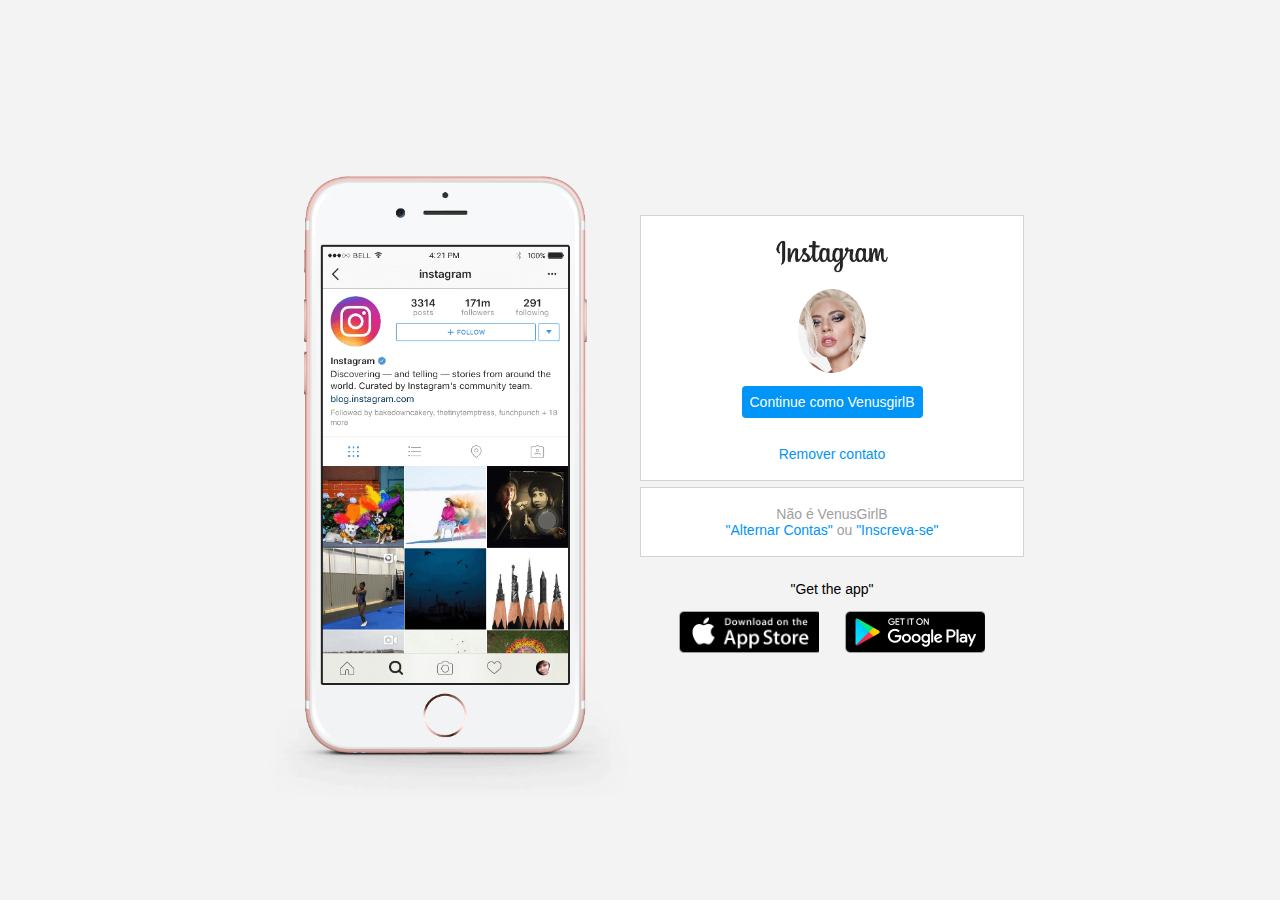
<file: index.html>
<!DOCTYPE html>
<html lang="en">

<head>
	<meta charset="UTF-8">
	<meta name="viewport" content="width=device-width, initial-scale=1.0">
	<link rel="stylesheet" href="style.css">
	<title>Instagram da Alexia</title>
</head>

<body>
	<div class="Instagram-wrapper">
		<div class="instagram-phone">
			<img src="./imagens/instagram-celular.png" alt="instagram-phone">
		</div>
		<div class="instagram-continue">
			<div class="group">
				<img src="./imagens/insta2.png" class="instagram-logo" alt="Instagram logo">
				<div class="profile-photo">
					<img src="./imagens/ladygaga.png" alt="profile-photo">
				</div>
				<a href="#" class="instagram-login"> Continue como VenusgirlB</a>
				<a href="#" class="instagram-logout"> Remover contato</a>
			</div>
			<div class="group">
				<p class="not-account">Não é VenusGirlB</p>
				<p class="not-account">
					<SPAN class="link-blue">"Alternar Contas"</SPAN>
					ou
					<SPAN class="link-blue">"Inscreva-se"</SPAN>
				</p>
			</div>
			<div class="get-the-app">
				<p class="get-app">"Get the app"</p>
				<div class="download">
					<a href="#" class="app-download"></a>
					<a href="#" class="app-download"></a>
				</div>
			</div>
		</div>
	</div>
</body>

</html>
</file>
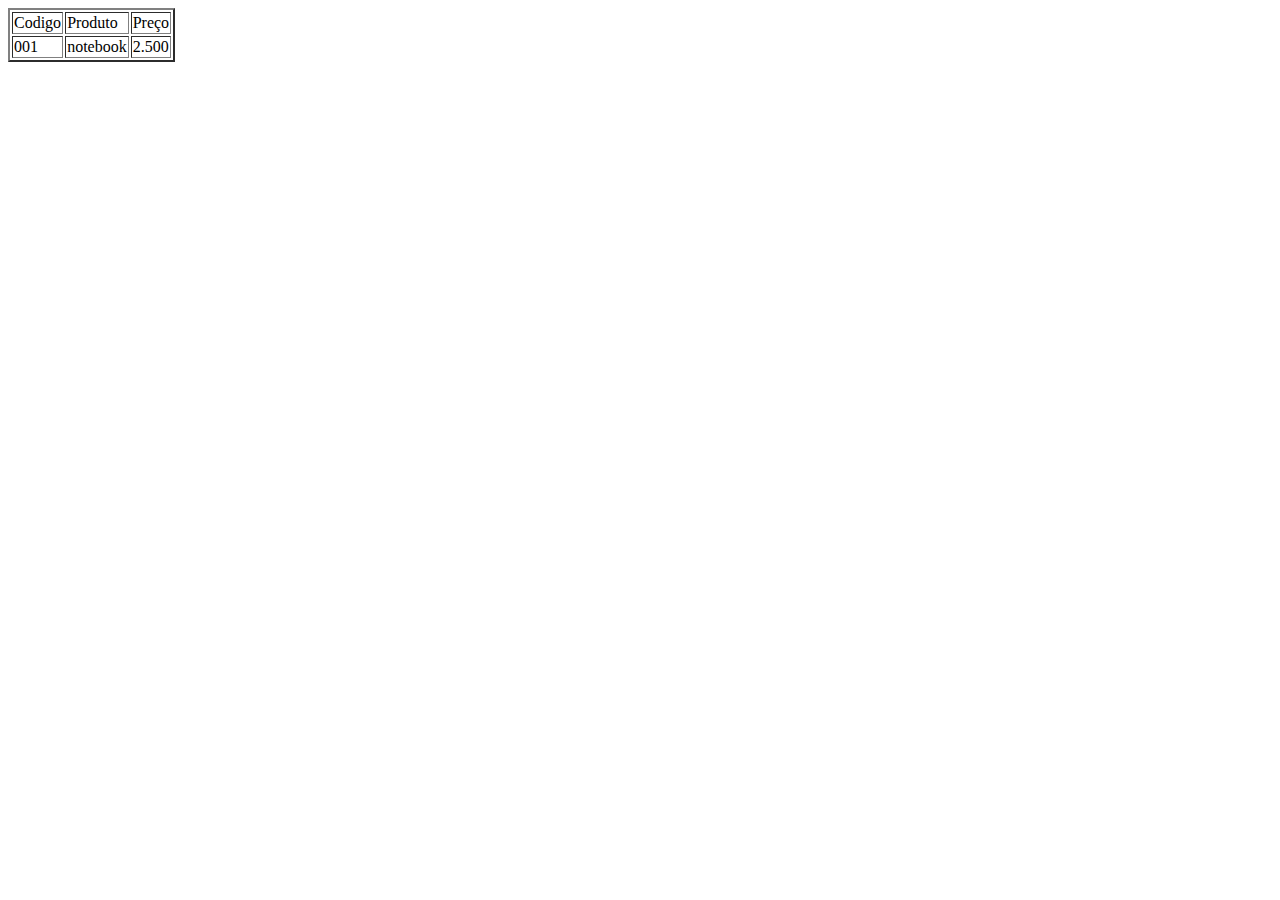
<file: contato.html>
<doctype hmtl>
	<!DOCTYPE html>
	<html>
	<head>
		<title>Contato</title>
		<meta charset="utf-8">
	</head>
	<body>
		<table border="2">
			<tr>
				<td>Codigo</td>
			<td>Produto</td>
			<td>Preço</td>
				</th>
				<tr>
				<td>001</td>
				<td>notebook</td>
				<td>2.500</td>

			</tr>
			
		</table>
	
	</body>
	</html>
</file>
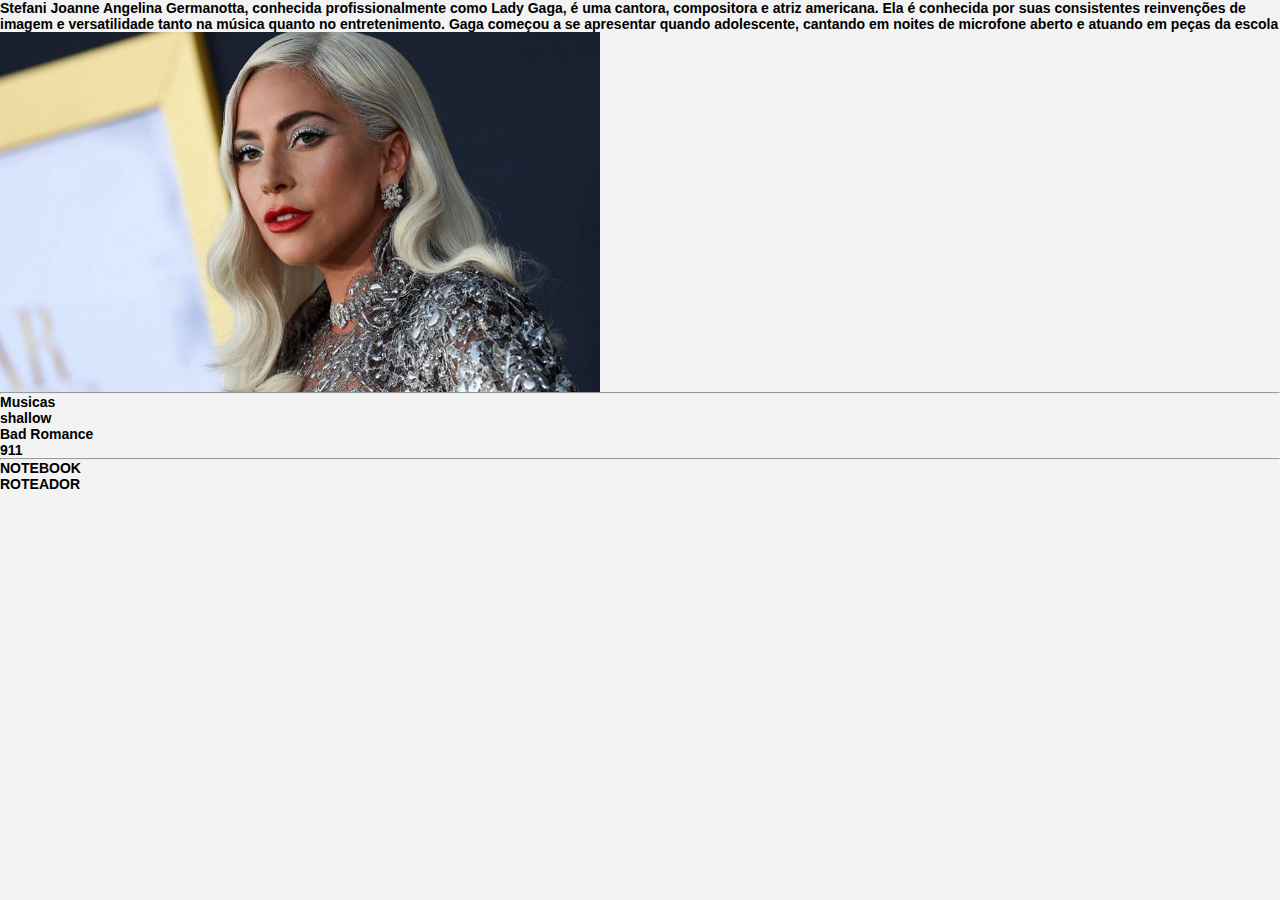
<file: projeto.html>
<doctype html>
	<!DOCTYPE html>
	<html>
	<head>
		<link rel="stylesheet" type="text/css" href="style.css">
		<title>Alexia Desenvolvedora</title>
	</head>
	<body>
		<article class="post">
	<h2 class="subtitle"A empresa </h2>
	<p>
		Stefani Joanne Angelina Germanotta, conhecida profissionalmente como Lady Gaga, é uma cantora, compositora e atriz americana. Ela é conhecida por suas consistentes reinvenções de imagem e versatilidade tanto na música quanto no entretenimento. Gaga começou a se apresentar quando adolescente, cantando em noites de microfone aberto e atuando em peças da escola
	</p>
	<img src="imagens/ladygaga.jpg" width="600">
</article>
	<hr>
	<h2> Musicas
		<ol>
			<li>shallow</li>
			<li>Bad Romance</li>
			<li>911</li>


		</ol>
	<hr>


	<ul type="circle">
		<li>NOTEBOOK</li>
		<LI>ROTEADOR</LI>
	</ul>
	</body>
	</html>
</file>
<file: style.css>
* {
	padding: 0;
	margin: 0;
	box-sizing: border-box;
	text-decoration: none;
	font-family: sans-serif;
	font-size: 14px;
}

body {
	width: 100%;
	min-height: 100vh;
	background-color: rgb(243, 243, 243);
	margin: 0;
	padding: 0;
	display: flex;
	justify-content: center;
}

.Instagram-wrapper {
	display: flex;
	align-items: center;
	justify-content: start;
	width: 60%;
	height: 100vh;
}

.instagram-phone {
	display: flex;
	align-items: center;
	justify-content: center;
	width: 50%;
}

.instagram-phone img {
	height: 50rem;
}

.instagram-continue {
	display: flex;
	align-items: center;
	justify-content: space-around;
	flex-direction: column;
	width: 50%;
	min-height: 34rem;
}

.group {
	display: flex;
	justify-content: space-between;
	align-items: center;
	flex-direction: column;
	background-color: #ffffff;
	width: 100%;
	padding: 1.3rem 0;
	border: 1px solid #d3d3d3;
}

.group:nth-child(1) {
	min-height: 19rem;
}

.instagram-logo {
	height: 3rem;
}

.profile-photo {
	display: flex;
	justify-content: center;
	align-items: center;
	border-radius: 50%;
	overflow: hidden;
}

.profile-photo img {
	height: 6rem;
}

.instagram-login {
	background-color: #0095F6;
	color: #ffffff;
	padding: 8px;
	border-radius: 4px;
}

.instagram-logout {
	color: #0095F6;
	margin-top: 1rem;
}

.not-account {
	color: rgb(160, 160, 160);
}

.link-blue {
	color: #0095F6;
}

.get-the-app {
	display: flex;
	flex-direction: column;
	align-items: center;
	justify-content: center;
	width: 100%;
	padding: 1.3rem 0;
}

.download {
	display: flex;
	width: 100%;
	justify-content: space-evenly;
	align-items: center;
	padding: 1rem;
}

.app-download {
	height: 3rem;
	width: 10rem;
	background-size: cover;
}

.app-download:nth-child(1) {
	background-image: url('./imagens/apple-button.png');
}

.app-download:nth-child(2) {
	background-image: url('./imagens/googleplay-button.png');
}

@media (max-width: 1024px) {
	.Instagram-wrapper {
		width: 90%;
	}
}

@media(max-width: 650px) {
	body {
		background-color: #ffffff;
	}
	.Instagram-wrapper {
		width: 90%;
	}
	.instagram-phone {
        display: none;
    }
	.instagram-continue {
		width: 100%;
	}
	.group {
		border: 1px solid transparent;
	}
}
</file>
